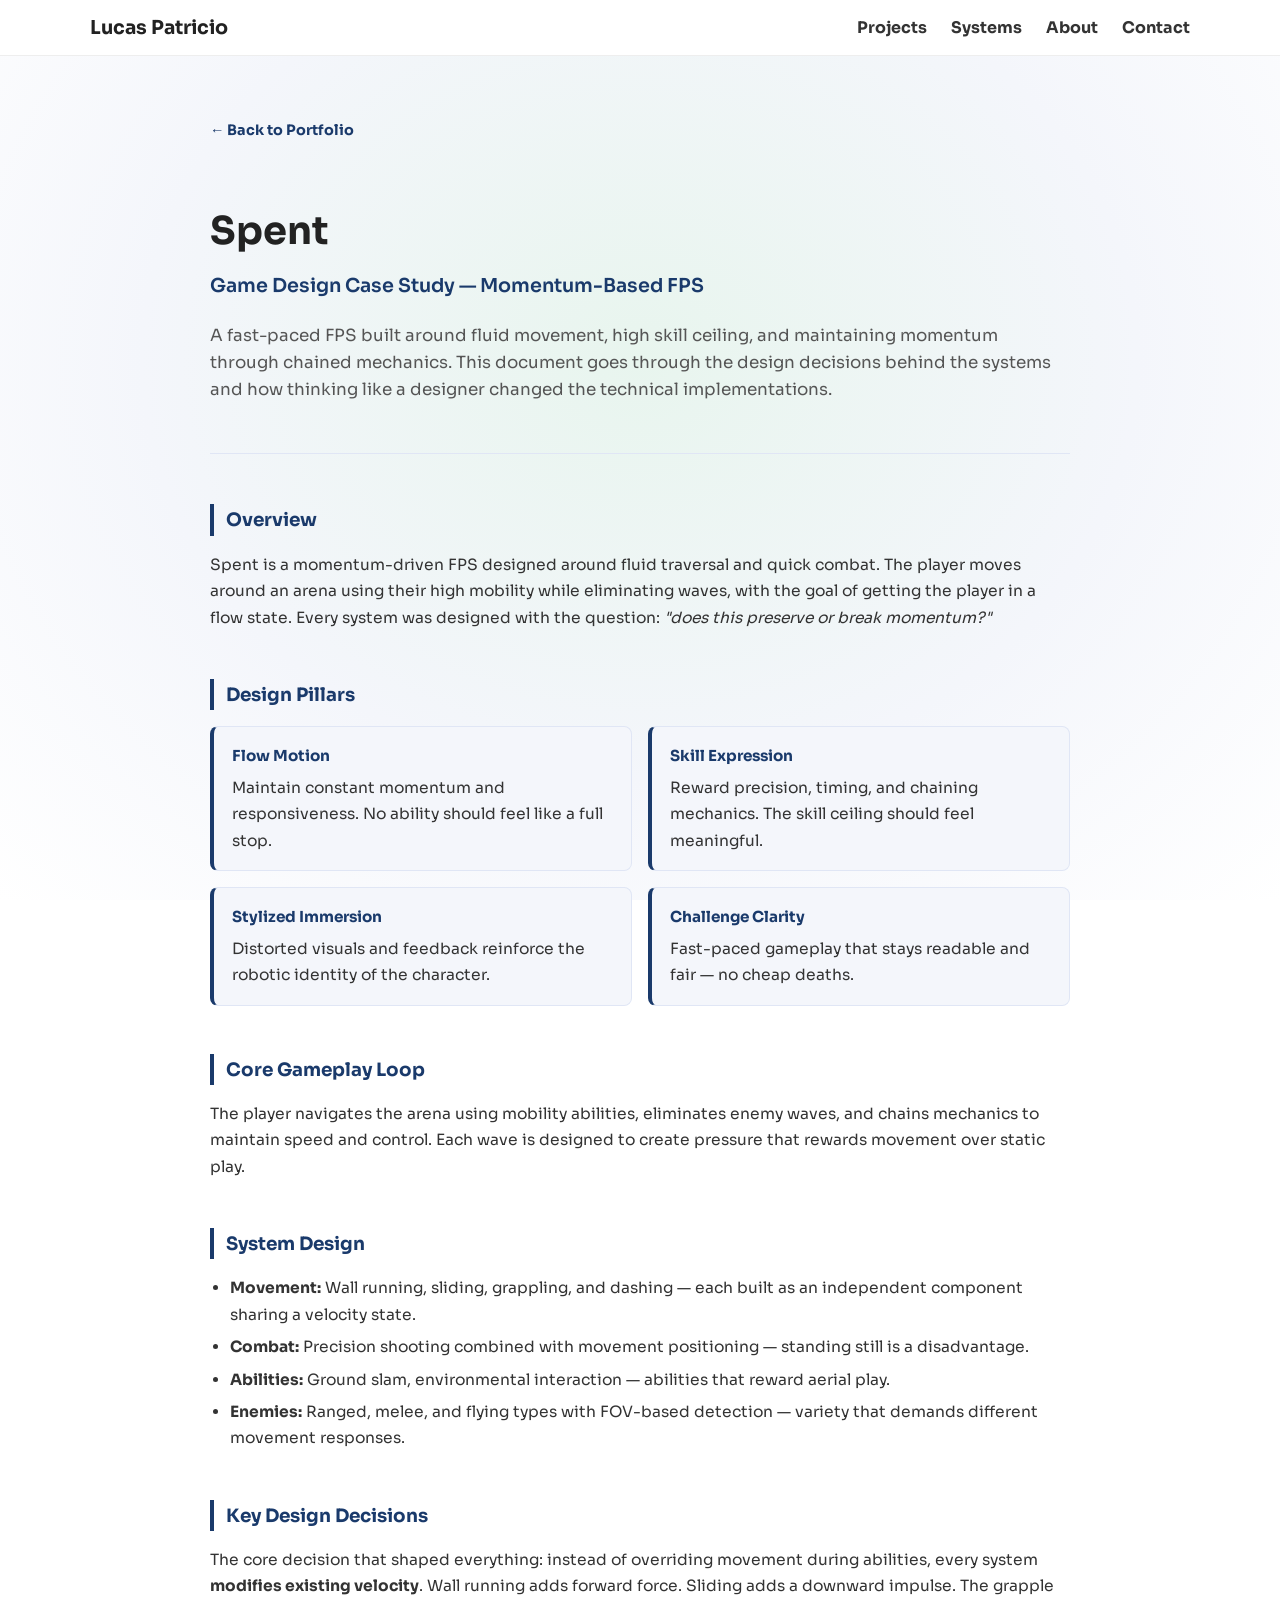
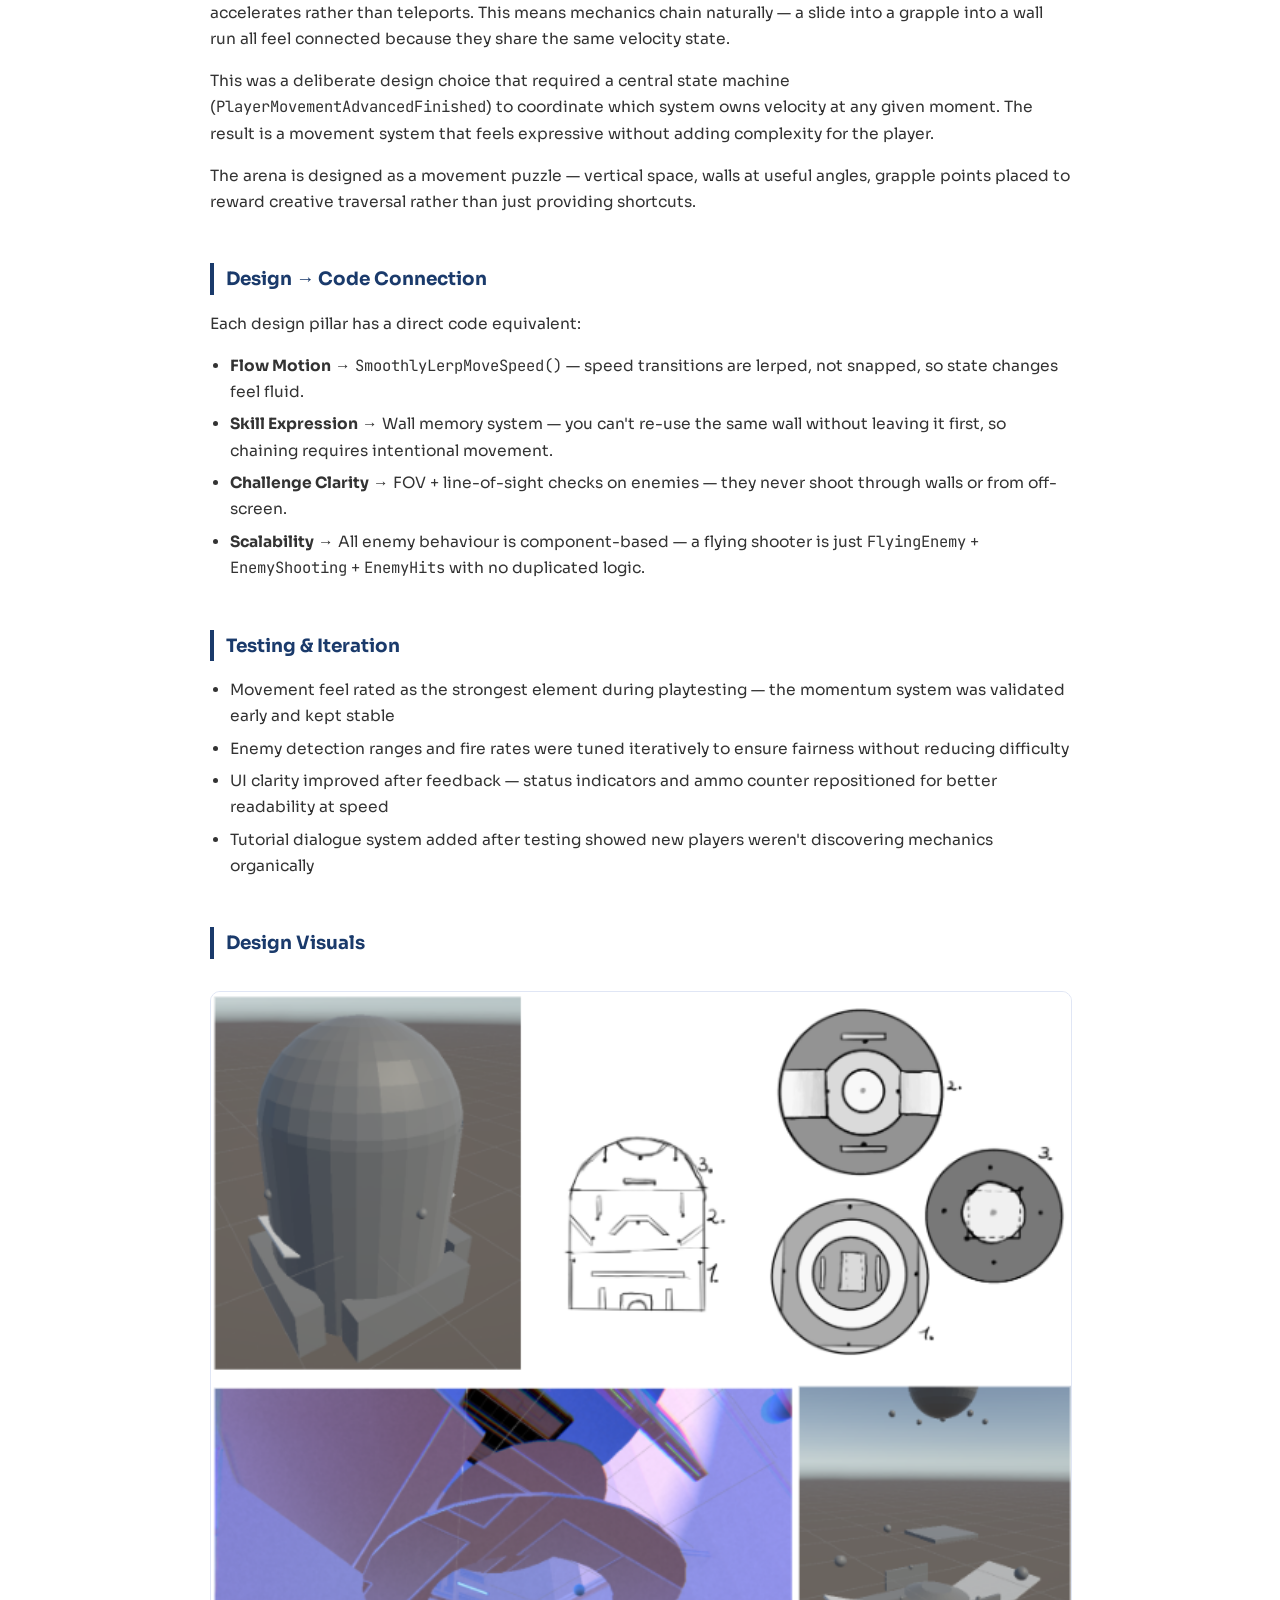
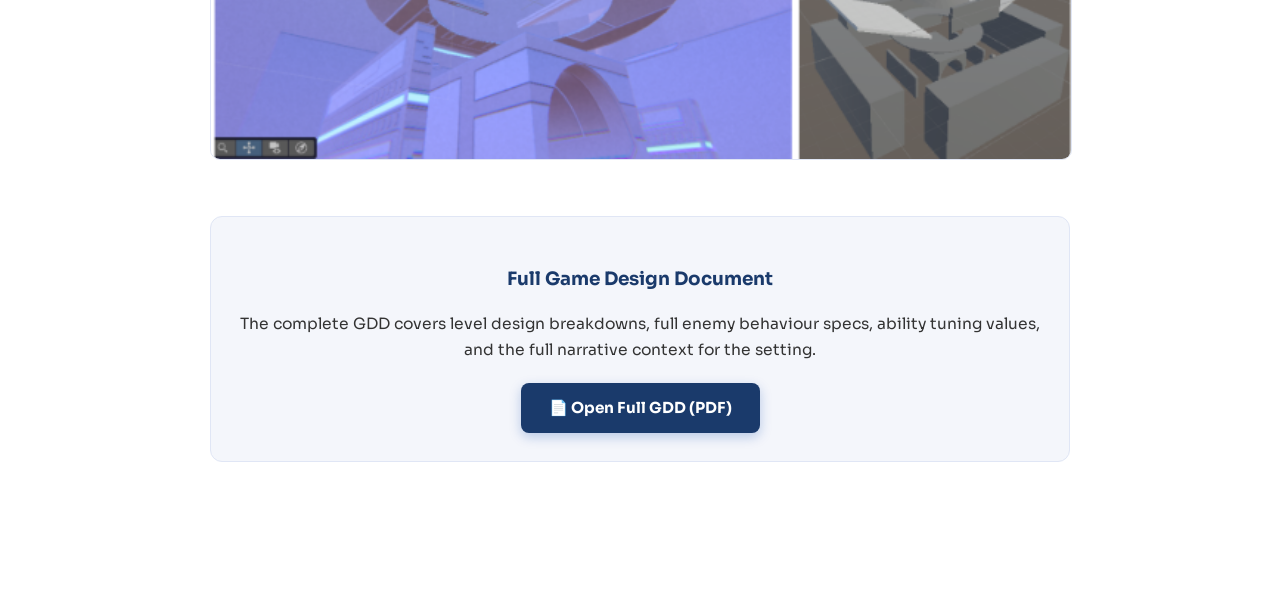
<file: gamedesign.html>
﻿<!DOCTYPE html>
<html lang="en">
<head>
  <meta charset="UTF-8">
  <title>Game Design — Spent</title>
  <link rel="stylesheet" href="style.css">
  <link href="https://fonts.googleapis.com/css2?family=Sora:wght@400;600;700&family=JetBrains+Mono:wght@400;600&display=swap" rel="stylesheet">
</head>
 
<body>
 
  <!-- Reuse the same navbar style -->
  <nav class="navbar">
    <div class="nav-container">
      <div class="nav-logo">Lucas Patricio</div>
      <div class="nav-links">
        <a href="index.html#projects">Projects</a>
        <a href="index.html#systems">Systems</a>
        <a href="index.html#about">About</a>
        <a href="index.html#contact">Contact</a>
      </div>
    </div>
  </nav>
 
  <div class="gdd-page">
 
    <a href="index.html#projects" class="gdd-back">← Back to Portfolio</a>
 
    <h1>Spent</h1>
    <h2>Game Design Case Study — Momentum-Based FPS</h2>
 
    <p class="hero-sub">
      A fast-paced FPS built around fluid movement, high skill ceiling,
      and maintaining momentum through chained mechanics. This document
      goes through the design decisions behind the systems and how thinking
      like a designer changed the technical implementations.
    </p>
 
    <hr class="gdd-divider">
 
    <section>
      <h3>Overview</h3>
      <p>
        Spent is a momentum-driven FPS designed around fluid traversal and
        quick combat. The player moves around an arena using their high mobility 
        while eliminating waves, with the goal of getting the player in a flow state.
        Every system was designed with the question: <em>"does this preserve or break momentum?"</em>
      </p>
    </section>
 
    <section>
      <h3>Design Pillars</h3>
      <div class="pillars">
        <div class="pillar">
          <h4>Flow Motion</h4>
          <p>Maintain constant momentum and responsiveness. No ability should feel like a full stop.</p>
        </div>
        <div class="pillar">
          <h4>Skill Expression</h4>
          <p>Reward precision, timing, and chaining mechanics. The skill ceiling should feel meaningful.</p>
        </div>
        <div class="pillar">
          <h4>Stylized Immersion</h4>
          <p>Distorted visuals and feedback reinforce the robotic identity of the character.</p>
        </div>
        <div class="pillar">
          <h4>Challenge Clarity</h4>
          <p>Fast-paced gameplay that stays readable and fair — no cheap deaths.</p>
        </div>
      </div>
    </section>
 
    <section>
      <h3>Core Gameplay Loop</h3>
      <p>
        The player navigates the arena using mobility abilities, eliminates enemy waves,
        and chains mechanics to maintain speed and control. Each wave is designed to
        create pressure that rewards movement over static play.
      </p>
    </section>
 
    <section>
      <h3>System Design</h3>
      <ul>
        <li><strong>Movement:</strong> Wall running, sliding, grappling, and dashing — each built as an independent component sharing a velocity state.</li>
        <li><strong>Combat:</strong> Precision shooting combined with movement positioning — standing still is a disadvantage.</li>
        <li><strong>Abilities:</strong> Ground slam, environmental interaction — abilities that reward aerial play.</li>
        <li><strong>Enemies:</strong> Ranged, melee, and flying types with FOV-based detection — variety that demands different movement responses.</li>
      </ul>
    </section>
 
    <section>
      <h3>Key Design Decisions</h3>
      <p>
        The core decision that shaped everything: instead of overriding movement during
        abilities, every system <strong>modifies existing velocity</strong>. Wall running adds
        forward force. Sliding adds a downward impulse. The grapple accelerates rather
        than teleports. This means mechanics chain naturally — a slide into a grapple
        into a wall run all feel connected because they share the same velocity state.
      </p>
      <p>
        This was a deliberate design choice that required a central state machine
        (<code>PlayerMovementAdvancedFinished</code>) to coordinate which system owns
        velocity at any given moment. The result is a movement system that feels
        expressive without adding complexity for the player.
      </p>
      <p>
        The arena is designed as a movement puzzle — vertical space, walls at useful
        angles, grapple points placed to reward creative traversal rather than just
        providing shortcuts.
      </p>
    </section>
 
    <section>
      <h3>Design → Code Connection</h3>
      <p>
        Each design pillar has a direct code equivalent:
      </p>
      <ul>
        <li><strong>Flow Motion</strong> → <code>SmoothlyLerpMoveSpeed()</code> — speed transitions are lerped, not snapped, so state changes feel fluid.</li>
        <li><strong>Skill Expression</strong> → Wall memory system — you can't re-use the same wall without leaving it first, so chaining requires intentional movement.</li>
        <li><strong>Challenge Clarity</strong> → FOV + line-of-sight checks on enemies — they never shoot through walls or from off-screen.</li>
        <li><strong>Scalability</strong> → All enemy behaviour is component-based — a flying shooter is just <code>FlyingEnemy</code> + <code>EnemyShooting</code> + <code>EnemyHits</code> with no duplicated logic.</li>
      </ul>
    </section>
 
    <section>
      <h3>Testing & Iteration</h3>
      <ul>
        <li>Movement feel rated as the strongest element during playtesting — the momentum system was validated early and kept stable</li>
        <li>Enemy detection ranges and fire rates were tuned iteratively to ensure fairness without reducing difficulty</li>
        <li>UI clarity improved after feedback — status indicators and ammo counter repositioned for better readability at speed</li>
        <li>Tutorial dialogue system added after testing showed new players weren't discovering mechanics organically</li>
      </ul>
    </section>
 
    <section>
      <h3>Design Visuals</h3>
      <img src="images/gdd/map_design.png" class="gdd-image" alt="Arena map design">
    </section>
 
    <section class="gdd-full">
      <h3>Full Game Design Document</h3>
      <p>The complete GDD covers level design breakdowns, full enemy behaviour specs,
      ability tuning values, and the full narrative context for the setting.</p>
      <a href="docs/spent_gdd.pdf" target="_blank" class="gdd-button">
        📄 Open Full GDD (PDF)
      </a>
    </section>
 
  </div>
 
</body>
</html>
</file>
<file: style.css>
/* ═══════════════════════════════════════════
   COLOUR TOKENS — edit here to retheme
   ═══════════════════════════════════════════ */
:root {
  --brand:        #1a3a6b;   /* deep navy — primary actions, links, borders */
  --brand-dark:   #122a52;   /* hover state */
  --brand-light:  #e8eef8;   /* tag/badge backgrounds */
  --brand-mid:    #3b6bbf;   /* gradient accent */
  --accent:       #d97706;   /* warm amber — highlight boxes */
  --accent-light: #fffbf0;   /* highlight box background */
  --success:      #276130;   /* impact/green borders */
  --success-light:#ecf7ed;   /* impact background */
  --bg:           #f4f6fb;   /* page background */
  --surface:      #ffffff;   /* card/modal surface */
  --text:         #222222;   /* body text */
  --text-muted:   #555555;   /* secondary text */
}
 
/* BASE */
body {
  font-family: 'Sora', Arial, sans-serif;
  background: radial-gradient(ellipse at 50% 40%, #e8f5ee 0%, #f4f6fb 55%, #ffffff 100%);
  background-attachment: fixed;
  color: #222;
  margin: 0;
}
 
/* SCROLL PROGRESS BAR */
#scrollProgress {
  position: fixed;
  top: 0;
  left: 0;
  height: 3px;
  width: 0%;
  background: linear-gradient(90deg, #1a3a6b, #3b6bbf);
  z-index: 9999;
  transition: width 0.1s linear;
}
 
/* CODE FONT */
code, pre, .code-block {
  font-family: 'JetBrains Mono', monospace;
}
 
/* HERO */
.hero {
  position: relative;
  z-index: 1;
  text-align: center;
  padding: 80px 20px 60px;
  background: transparent;
}
 
.hero h1 {
  font-size: 3em;
  margin-bottom: 10px;
  text-align: center;
}
 
.hero h2 {
  font-size: 1.4em;
  color: #666;
  margin-bottom: 20px;
  text-align: center;
}
 
.hero h1,
.hero h2 {
  max-width: 800px;
  margin-left: auto;
  margin-right: auto;
}
 
.hero-description {
  max-width: 600px;
  margin: 0 auto 30px;
  font-size: 1.1em;
  line-height: 1.5;
}
 
.hero-buttons {
  position: relative;
  display: flex;
  justify-content: center;
  gap: 15px;
  z-index: 2;
}
 
.hero h1, .hero h2, .hero-description, .hero-buttons {
  opacity: 0;
  transform: translateY(20px);
  animation: fadeUp 0.6s ease forwards;
}
 
.hero h2 { animation-delay: 0.1s; }
.hero-description { animation-delay: 0.2s; }
.hero-buttons { animation-delay: 0.3s; }
 
@keyframes fadeUp {
  to {
    opacity: 1;
    transform: translateY(0);
  }
}
 
.btn-primary, .btn-secondary {
  padding: 10px 20px;
  border-radius: 6px;
  text-decoration: none;
  font-weight: bold;
}
 
.btn-primary {
  background: #1a3a6b;
  color: white;
  box-shadow: 0 4px 10px rgba(6,69,173,0.3);
  transition: all 0.2s ease;
}
 
.btn-primary:hover {
  transform: translateY(-2px);
  box-shadow: 0 8px 18px rgba(6,69,173,0.4);
}
 
.btn-secondary {
  border: 2px solid #1a3a6b;
  color: #1a3a6b;
}
 
.btn-secondary:hover {
  background: #1a3a6b;
  color: white;
}
 
/* PROJECTS */
.projects {
  max-width: 1000px;
  margin: 60px auto;
  padding: 0 20px;
}
 
.project-description {
  margin-bottom: 20px;
  line-height: 1.6;
}
 
.project {
  background: white;
  padding: 25px;
  border-radius: 12px;
  margin-bottom: 60px;
  box-shadow: 0 4px 10px rgba(0,0,0,0.08);
 
  transition: transform 0.25s ease, box-shadow 0.25s ease;
}
 
.project:hover {
  transform: translateY(-6px);
  box-shadow: 0 12px 25px rgba(0,0,0,0.15);
}
 
.project-title {
  font-size: 1.8em;
  margin-bottom: 15px;
  text-decoration: underline;
}
 
.project-image {
  width: 100%;
  max-height: 350px;
  object-fit: contain;
  margin-bottom: 15px;
  cursor: pointer;
  transition: transform 0.3s ease;
}
 
.project:hover .project-image {
  transform: scale(1.03);
}
 
.project-description {
  margin-bottom: 15px;
  line-height: 1.5;
}
 
.project-tags {
  margin-bottom: 20px;
}
 
.project-tags span {
  display: inline-block;
  background: #e8eef8;
  color: #1a3a6b;
  padding: 5px 10px;
  margin-right: 8px;
  border-radius: 6px;
  font-size: 0.9em;
}
 
.project-buttons {
  display: flex;
  flex-wrap: wrap;
  gap: 10px;
}
 
.project-buttons button {
  background: #1a3a6b;
  color: white;
  border: none;
  padding: 8px 14px;
  border-radius: 6px;
  cursor: pointer;
  font-weight: bold;
}
 
.project-buttons button:hover {
  background: #122a52;
}
 
/* MODALS (keep compatible with your system) */
.modal {
  display: none;
  position: fixed;
  z-index: 999;
  left: 0;
  top: 0;
  width: 100%;
  height: 100%;
  background-color: rgba(0,0,0,0.5);
 
  overflow: hidden; /* prevent background scroll */
}
 
.modal-content {
  position: relative; 
 
  background-color: white;
  margin: 40px auto;
  padding: 20px;
  border-radius: 10px;
  width: 80%;
  max-width: 1000px;
 
  max-height: 85vh;
  overflow-y: auto;
}
 
.modal-content::before {
  content: "";
  display: block;
  height: 40px;
  margin: -20px -20px 20px -20px;
  background: #f4f6fb;
  border-bottom: 1px solid #ddd;
}
 
/* SHARED BUTTON STYLE */
.close,
.fullscreen-toggle {
  position: absolute;
  top: 15px;
  z-index: 10;
 
  font-size: 16px;
  font-weight: bold;
 
  padding: 6px 10px;
  border-radius: 6px;
 
  background: white;
  border: 2px solid #1a3a6b;
  color: #1a3a6b;
 
  cursor: pointer;
  transition: 0.2s;
}
 
/* Positioning */
.close {
  right: 15px;
}
 
.fullscreen-toggle {
  right: 80px;
}
 
/* Hover */
.close:hover,
.fullscreen-toggle:hover {
  background: #1a3a6b;
  color: white;
}
 
/* Title */
.mechanic-title {
  font-size: 1.8em;
  text-decoration: underline;
}
 
/* GIF */
.mechanic-gif {
  width: 100%;
  max-height: 300px;
  object-fit: contain;
  margin-bottom: 15px;
}
 
/* Tabs */
.tab {
  border-bottom: 1px solid #ccc;
  margin-bottom: 10px;
}
 
.tab button {
  border: none;
  padding: 10px;
  cursor: pointer;
  font-weight: bold;
}
 
.tab button.active {
  border-bottom: 3px solid #1a3a6b;
}
 
.tabcontent {
  display: none;
}
 
/* Code */
.code-block {
  max-height: 400px;
  overflow: auto;
}
 
/* SYSTEM GRID */
.system-grid {
  display: grid;
  grid-template-columns: repeat(auto-fit, minmax(220px, 1fr));
  gap: 15px;
  margin-top: 20px;
}
 
.system-card {
  background: #f9fbff;
  padding: 15px;
  border-radius: 10px;
  border: 1px solid #e0e6f5;
}
 
.system-card h3 {
  margin-top: 0;
  font-size: 1.1em;
}
 
.system-card p {
  font-size: 0.9em;
  margin-bottom: 10px;
}
 
.system-card button {
  background: #1a3a6b;
  color: white;
  border: none;
  padding: 6px 12px;
  border-radius: 6px;
  cursor: pointer;
  font-weight: bold;
}
 
.system-card button:hover {
  background: #122a52;
}
 
/* CASE STUDY SECTION */
.case-study {
  margin-bottom: 20px;
}
 
.case-study h3 {
  margin-top: 25px;
  margin-bottom: 5px;
  font-size: 1.2em;
  color: #1a3a6b;
}
 
.case-study p {
  margin-bottom: 10px;
  line-height: 1.5;
}
 
.case-study ul {
  padding-left: 20px;
  margin-bottom: 10px;
}
 
.case-study li {
  margin-bottom: 5px;
}
 
.code-context {
  font-style: italic;
  margin-bottom: 10px;
  color: #555;
}
 
.client-tag {
  font-size: 0.6em;
  background: #ffe9e9;
  color: #c0392b;
  padding: 4px 8px;
  margin-left: 10px;
  border-radius: 6px;
  vertical-align: middle;
  font-weight: bold;
}
 
.personal-tag {
  font-size: 0.6em;
  background: #ecf7ed;
  color: #276130;
  padding: 4px 8px;
  margin-left: 10px;
  border-radius: 6px;
  font-weight: bold;
}
 
.key-insight {
  background: #edf1f9;
  border-left: 4px solid #1a3a6b;
  padding: 12px;
  margin: 15px 0 20px;
  font-size: 0.95em;
  line-height: 1.5;
}
 
.case-study-tag {
  font-size: 0.8em;
  margin-left: 5px;
  color: #ffd700;
}
 
/* TECH BREAKDOWN */
.tech-breakdown {
  margin-top: 30px;
  text-align: center;
}
 
.tech-toggle {
  background: #222;
  color: white;
  padding: 12px 20px;
  border: none;
  border-radius: 8px;
  cursor: pointer;
  font-weight: bold;
}
 
.tech-toggle:hover {
  background: #000;
}
 
.tech-content {
  margin-top: 15px;
  display: none;
  max-width: 900px;
}
 
.view-toggle {
  background: #1a3a6b;
}
 
.tech-toggle {
  background: #222;
}
 
/* FLOWCHART */
.flowchart {
  margin-top: 20px;
}
 
.flow-row {
  display: flex;
  justify-content: center;
  gap: 20px;
  margin: 10px 0;
}
 
.flow-node {
  background: #edf1f9;
  border: 2px solid #1a3a6b;
  padding: 10px 15px;
  border-radius: 8px;
  cursor: pointer;
  font-weight: bold;
  transition: 0.2s;
}
 
.flow-node:hover {
  background: #1a3a6b;
  color: white;
}
 
.flow-arrow {
  display: flex;
  justify-content: center;
  font-size: 18px;
  margin: 8px 0;
  opacity: 0.7;
}
 
/* === NEW PORTFOLIO IMPROVEMENTS === */
 
.highlight-box {
  background: #fffbf0;
  border-left: 4px solid #d97706;
  padding: 12px;
  margin: 15px 0;
}
 
.impact {
  background: #ecf7ed;
  border-left: 4px solid #276130;
  padding: 12px;
  margin: 20px 0;
}
 
.view-toggle {
  margin-top: 20px;
  background: #222;
  color: white;
  padding: 10px 16px;
  border-radius: 6px;
  cursor: pointer;
  border: none;
}
 
.hidden-systems {
  display: none;
}
 
.hidden-systems.show {
  display: grid;
}
 
.system-card {
  transition: transform 0.2s ease, box-shadow 0.2s ease;
}
 
.system-card:hover {
  transform: translateY(-5px);
  box-shadow: 0 8px 20px rgba(0,0,0,0.15);
}
 
.project-controls {
  display: flex;
  gap: 15px;
  margin-top: 20px;
  flex-wrap: wrap;
}
 
.project-controls button {
  flex: 1;
  min-width: 200px;
}
 
.case-study-hidden {
  display: none;
  margin-top: 20px;
}
 
.case-study-hidden.show {
  display: block;
}
 
.case-toggle {
  margin: 15px 0;
  padding: 10px 16px;
  background: #1a3a6b;
  color: white;
  border: none;
  border-radius: 6px;
  cursor: pointer;
  font-weight: bold;
}
 
.case-toggle:hover {
  background: #122a52;
}
 
.scroll-indicator {
  margin-top: 40px;
  font-size: 24px;
  opacity: 0.6;
  animation: bounce 1.5s infinite;
}
 
@keyframes bounce {
  0%, 100% { transform: translateY(0); }
  50% { transform: translateY(8px); }
}
 
.section-title {
  text-align: center;
  margin-bottom: 30px;
  font-size: 2em;
}
 
.navbar {
  position: sticky;
  top: 0;
  width: 100%;
  background: white;
  border-bottom: 1px solid #eee;
  z-index: 1000;
}
 
.nav-container {
  max-width: 1100px;
  margin: 0 auto;
  padding: 15px 20px;
 
  display: flex;
  justify-content: space-between;
  align-items: center;
}
 
.nav-logo {
  font-weight: bold;
  font-size: 1.2em;
}
 
.nav-links a {
  margin-left: 20px;
  text-decoration: none;
  color: #333;
  font-weight: bold;
}
 
.nav-links a:hover {
  color: #1a3a6b;
}
 
.featured-project {
  max-width: 1000px;
  margin: 80px auto;
  padding: 0 20px;
}
 
.featured-card {
  display: flex;
  flex-wrap: wrap;
  gap: 20px;
  background: white;
  padding: 20px;
  border-radius: 12px;
  box-shadow: 0 6px 20px rgba(0,0,0,0.1);
}
 
.featured-image {
  width: 100%;
  max-width: 400px;
  border-radius: 10px;
}
 
.featured-content {
  flex: 1;
}

.featured-content .btn-primary {
  margin-top: 20px;
  display: inline-block;
}
 
html {
  scroll-behavior: smooth;
}
 
section {
  margin-bottom: 80px;
}
 
.about {
  background: transparent;
  padding: 40px 20px 60px;
  border-top: 1px solid rgba(0,0,0,0.07);
}
 
.about-container {
  max-width: 800px;
  margin: 0 auto;
}
 
.about-text h2 {
  font-size: 2em;
  margin-bottom: 15px;
}
 
.about-text p {
  line-height: 1.4;
  margin-bottom: 10px;
  color: #444;
}
 
/* SKILL BADGES */
.skill-badges {
  display: flex;
  flex-wrap: wrap;
  gap: 8px;
  margin-top: 18px;
}
 
.skill-badge {
  background: #edf1f9;
  color: #1a3a6b;
  border: 1px solid #b8cef0;
  padding: 5px 12px;
  border-radius: 20px;
  font-size: 0.85em;
  font-weight: 600;
  letter-spacing: 0.02em;
}
 
/* CONTACT */
.contact {
  text-align: center;
  padding: 60px 20px;
  background: #f4f6fb;
  border-top: 1px solid #eee;
}
 
.contact p {
  color: #444;
  margin: 6px 0;
}
 
.modal-content {
  max-width: 900px;
}
 
.code-block {
  max-height: 400px;
  overflow-y: auto;
  border-radius: 8px;
}
 
.tabcontent {
  margin-top: 15px;
}
 
.flow-node {
  padding: 10px 14px;
  border-radius: 8px;
  background: #edf1f9;
  font-weight: 500;
}
 
.flow-arrow {
  margin: 10px 0;
  font-size: 20px;
}
/* ═══════════════════════════════════════════
   SYSTEMS LAB SECTION
   ═══════════════════════════════════════════ */
 
.systems-intro {
  text-align: center;
  max-width: 680px;
  margin: -10px auto 40px;
  color: #555;
  font-size: 1.05em;
  line-height: 1.6;
}
 
.systems-lab {
  max-width: 1000px;
  margin: 0 auto 80px;
  padding: 0 20px;
  display: grid;
  grid-template-columns: repeat(auto-fit, minmax(440px, 1fr));
  gap: 24px;
}
 
.system-lab-card {
  background: white;
  border-radius: 12px;
  padding: 24px;
  box-shadow: 0 4px 10px rgba(0,0,0,0.07);
  border-left: 4px solid #1a3a6b;
  display: flex;
  flex-direction: column;
  gap: 14px;
  transition: transform 0.25s ease, box-shadow 0.25s ease;
}
 
.system-lab-card:hover {
  transform: translateY(-5px);
  box-shadow: 0 12px 28px rgba(0,0,0,0.13);
}
 
.system-lab-header {
  display: flex;
  align-items: center;
  gap: 12px;
}
 
.system-lab-icon {
  font-size: 1.6em;
  line-height: 1;
}
 
.system-lab-header h3 {
  margin: 0;
  font-size: 1.25em;
  color: #111;
}
 
.system-lab-card p {
  color: #444;
  line-height: 1.6;
  font-size: 0.95em;
  margin: 0;
}
 
.system-lab-tags {
  display: flex;
  flex-wrap: wrap;
  gap: 7px;
}
 
.system-lab-tags span {
  background: #e8eef8;
  color: #1a3a6b;
  padding: 4px 10px;
  border-radius: 6px;
  font-size: 0.82em;
  font-weight: 600;
}
 
.system-lab-btn {
  margin-top: auto;
  background: #1a3a6b;
  color: white;
  border: none;
  padding: 9px 16px;
  border-radius: 6px;
  cursor: pointer;
  font-weight: bold;
  font-family: inherit;
  font-size: 0.9em;
  transition: background 0.2s ease;
  align-self: flex-start;
}
 
.system-lab-btn:hover {
  background: #122a52;
}
 
/* Game Design Document Stuff */
 
.gdd-page {
  max-width: 900px;
  margin: auto;
  padding: 60px 20px;
  line-height: 1.6;
}
 
.hero-sub {
  font-size: 18px;
  margin-bottom: 40px;
}
 
section {
  margin-bottom: 50px;
}
 
.pillars {
  display: grid;
  grid-template-columns: repeat(2, 1fr);
  gap: 20px;
}
 
.pillar {
  background: #f5f5f5;
  padding: 15px;
  border-radius: 10px;
}
 
.gdd-image {
  width: 100%;
  border-radius: 10px;
  margin-top: 15px;
}
 
.gdd-button {
  display: inline-block;
  padding: 12px 20px;
  background: #1a3a6b;
  color: white;
  border-radius: 6px;
  text-decoration: none;
}
/* ═══════════════════════════════════════════
   GDD BUTTON (inline with project title)
   ═══════════════════════════════════════════ */
 
.project-title-row {
  display: flex;
  align-items: flex-end;
  flex-wrap: wrap;
  gap: 14px;
  margin-bottom: 15px;
}
 
.project-title-row .project-title {
  margin-bottom: 0;
}
 
.gdd-link-btn {
  display: inline-flex;
  align-items: center;
  gap: 6px;
  padding: 7px 16px;
  background: white;
  border: 2px solid #1a3a6b;
  color: #1a3a6b;
  border-radius: 6px;
  font-size: 0.88em;
  font-weight: 700;
  text-decoration: none;
  font-family: inherit;
  transition: all 0.2s ease;
  white-space: nowrap;
  margin-bottom: -2px;
}
 
.gdd-link-btn:hover {
  background: #1a3a6b;
  color: white;
}
 
/* ═══════════════════════════════════════════
   GAME DESIGN DOCUMENT PAGE
   ═══════════════════════════════════════════ */
 
.gdd-page {
  max-width: 860px;
  margin: 0 auto;
  padding: 60px 24px 100px;
  line-height: 1.7;
  font-family: 'Sora', Arial, sans-serif;
  color: #222;
}
 
.gdd-back {
  display: inline-flex;
  align-items: center;
  gap: 6px;
  margin-bottom: 40px;
  color: #1a3a6b;
  font-weight: 700;
  font-size: 0.9em;
  text-decoration: none;
  transition: opacity 0.2s;
}
 
.gdd-back:hover { opacity: 0.7; }
 
.gdd-page h1 {
  font-size: 2.4em;
  margin-bottom: 6px;
  line-height: 1.2;
}
 
.gdd-page h2 {
  font-size: 1.2em;
  color: #1a3a6b;
  font-weight: 600;
  margin-bottom: 20px;
}
 
.gdd-page .hero-sub {
  font-size: 1.05em;
  color: #555;
  margin-bottom: 50px;
  line-height: 1.6;
}
 
.gdd-divider {
  border: none;
  border-top: 1px solid #e0e6f5;
  margin: 0 0 50px;
}
 
.gdd-page section {
  margin-bottom: 48px;
}
 
.gdd-page section h3 {
  font-size: 1.15em;
  font-weight: 700;
  color: #1a3a6b;
  border-left: 4px solid #1a3a6b;
  padding-left: 12px;
  margin-bottom: 16px;
}
 
.gdd-page section p,
.gdd-page section ul {
  color: #333;
  font-size: 0.97em;
}
 
.gdd-page ul {
  padding-left: 20px;
}
 
.gdd-page ul li {
  margin-bottom: 6px;
}
 
.pillars {
  display: grid;
  grid-template-columns: repeat(2, 1fr);
  gap: 16px;
}
 
.pillar {
  background: #f4f6fb;
  border: 1px solid #e0e6f5;
  border-left: 4px solid #1a3a6b;
  padding: 16px 18px;
  border-radius: 8px;
}
 
.pillar h4 {
  margin: 0 0 6px;
  font-size: 0.95em;
  color: #1a3a6b;
}
 
.pillar p {
  margin: 0;
  font-size: 0.9em;
  color: #444;
}
 
.gdd-image {
  width: 100%;
  border-radius: 10px;
  margin-top: 16px;
  border: 1px solid #e0e6f5;
}
 
.gdd-full {
  background: #f4f6fb;
  border-radius: 12px;
  padding: 28px;
  border: 1px solid #e0e6f5;
  text-align: center;
}
 
.gdd-full h3 {
  border-left: none !important;
  padding-left: 0 !important;
  text-align: center;
}
 
.gdd-full p {
  margin-bottom: 20px;
  color: #555;
}
 
.gdd-button {
  display: inline-block;
  padding: 12px 28px;
  background: #1a3a6b;
  color: white;
  border-radius: 8px;
  text-decoration: none;
  font-weight: 700;
  font-family: inherit;
  font-size: 0.95em;
  box-shadow: 0 4px 12px rgba(6,69,173,0.25);
  transition: all 0.2s ease;
}
 
.gdd-button:hover {
  background: #122a52;
  transform: translateY(-2px);
  box-shadow: 0 8px 20px rgba(6,69,173,0.35);
}
/* ═══════════════════════════════════════════
   SITE FOOTER
   ═══════════════════════════════════════════ */
 
.site-footer {
  background: #111827;
  color: #e5e7eb;
  padding: 52px 24px 24px;
  margin-top: 0;
}
 
.footer-inner {
  max-width: 1000px;
  margin: 0 auto;
  display: flex;
  justify-content: space-between;
  align-items: flex-start;
  flex-wrap: wrap;
  gap: 40px;
  padding-bottom: 36px;
  border-bottom: 1px solid #374151;
}
 
.footer-name {
  font-size: 1.3em;
  font-weight: 700;
  color: #ffffff;
  margin-bottom: 10px;
  letter-spacing: 0.01em;
}
 
.footer-tagline {
  font-size: 0.9em;
  color: #9ca3af;
  line-height: 1.6;
  margin: 0;
  max-width: 340px;
}
 
.footer-links {
  display: flex;
  flex-direction: column;
  gap: 12px;
}
 
.footer-link {
  display: flex;
  align-items: center;
  gap: 10px;
  color: #d1d5db;
  text-decoration: none;
  font-size: 0.92em;
  font-weight: 500;
  transition: color 0.2s ease;
}
 
.footer-link:hover {
  color: #ffffff;
}
 
.footer-link-icon {
  display: inline-flex;
  align-items: center;
  justify-content: center;
  width: 28px;
  height: 28px;
  background: #1f2937;
  border: 1px solid #374151;
  border-radius: 6px;
  font-size: 0.85em;
  font-style: normal;
  flex-shrink: 0;
  transition: background 0.2s ease, border-color 0.2s ease;
}
 
.footer-link:hover .footer-link-icon {
  background: #1a3a6b;
  border-color: #3b6bbf;
}
 
.footer-bottom {
  max-width: 1000px;
  margin: 20px auto 0;
  text-align: center;
  font-size: 0.8em;
  color: #6b7280;
}
/* ═══════════════════════════════════════════
   CODE VIEWER OVERLAY
   ═══════════════════════════════════════════ */

#codeViewerOverlay {
  position: fixed;
  inset: 0;
  z-index: 9000;
  background: rgba(0, 0, 0, 0.8);
  display: flex;
  align-items: center;
  justify-content: center;
  padding: 24px;
  opacity: 0;
  transition: opacity 0.2s ease;
}

#codeViewerOverlay.cv-visible {
  opacity: 1;
}

.cv-panel {
  background: #0f1117;
  border: 1px solid #2a2d3a;
  border-radius: 12px;
  width: 100%;
  max-width: 1100px;
  max-height: 90vh;
  display: flex;
  flex-direction: column;
  overflow: hidden;
  transform: translateY(14px);
  transition: transform 0.2s ease;
  box-shadow: 0 24px 60px rgba(0, 0, 0, 0.7);
}

#codeViewerOverlay.cv-visible .cv-panel {
  transform: translateY(0);
}

.cv-header {
  display: flex;
  align-items: center;
  justify-content: space-between;
  padding: 14px 20px;
  background: #1a1d27;
  border-bottom: 1px solid #2a2d3a;
  flex-shrink: 0;
}

.cv-title {
  font-family: 'Sora', Arial, sans-serif;
  font-size: 0.95em;
  font-weight: 700;
  color: #e2e8f0;
  letter-spacing: 0.01em;
}

.cv-actions {
  display: flex;
  gap: 10px;
}

.cv-copy-btn,
.cv-close-btn {
  font-family: 'Sora', Arial, sans-serif;
  font-size: 0.82em;
  font-weight: 600;
  padding: 6px 14px;
  border-radius: 6px;
  border: none;
  cursor: pointer;
  transition: background 0.15s ease, color 0.15s ease;
}

.cv-copy-btn {
  background: #1a3a6b;
  color: #93c5fd;
  border: 1px solid #2a4a7f;
}

.cv-copy-btn:hover {
  background: #234d8f;
  color: #bfdbfe;
}

.cv-close-btn {
  background: #1f2937;
  color: #9ca3af;
  border: 1px solid #374151;
}

.cv-close-btn:hover {
  background: #374151;
  color: #f3f4f6;
}

.cv-pre {
  margin: 0;
  padding: 28px 32px;
  overflow-y: auto;
  overflow-x: auto;
  flex: 1;
  background: #0f1117;
}

.cv-code {
  font-family: 'JetBrains Mono', 'Fira Code', 'Consolas', monospace;
  font-size: 0.87em;
  line-height: 1.75;
  color: #e2e8f0;
  white-space: pre;
  display: block;
  tab-size: 4;
}

.cv-pre::-webkit-scrollbar        { width: 8px; height: 8px; }
.cv-pre::-webkit-scrollbar-track  { background: #1a1d27; }
.cv-pre::-webkit-scrollbar-thumb  { background: #374151; border-radius: 4px; }
.cv-pre::-webkit-scrollbar-thumb:hover { background: #4b5563; }
/* ═══════════════════════════════════════════
   ABOUT — TWO COLUMN LAYOUT WITH PHOTO
   ═══════════════════════════════════════════ */

.about-layout {
  display: flex;
  align-items: flex-start;
  gap: 48px;
}

/* ── Photo column ── */
.about-photo-col {
  flex-shrink: 0;
}

.about-photo-wrap {
  width: 200px;
  height: 200px;
  border-radius: 50%;
  overflow: hidden;
  border: 3px solid rgba(26, 58, 107, 0.2);
  box-shadow: 0 4px 20px rgba(0, 0, 0, 0.12);
  background: #e8eef8; /* fallback colour if image missing */
  transition: box-shadow 0.3s ease;
}

.about-photo-wrap:hover {
  box-shadow: 0 6px 28px rgba(26, 58, 107, 0.22);
}

.about-photo {
  width: 100%;
  height: 100%;
  object-fit: cover;
  object-position: center top; /* keeps face in frame for portrait shots */
  display: block;
}

/* ── Text column ── */
.about-layout .about-text {
  flex: 1;
  min-width: 0; /* prevents text overflow */
}

/* ── Responsive: stack on small screens ── */
@media (max-width: 640px) {
  .about-layout {
    flex-direction: column;
    align-items: center;
    gap: 28px;
  }

  .about-photo-wrap {
    width: 150px;
    height: 150px;
  }

  .about-layout .about-text {
    text-align: left;
  }
}
</file>
